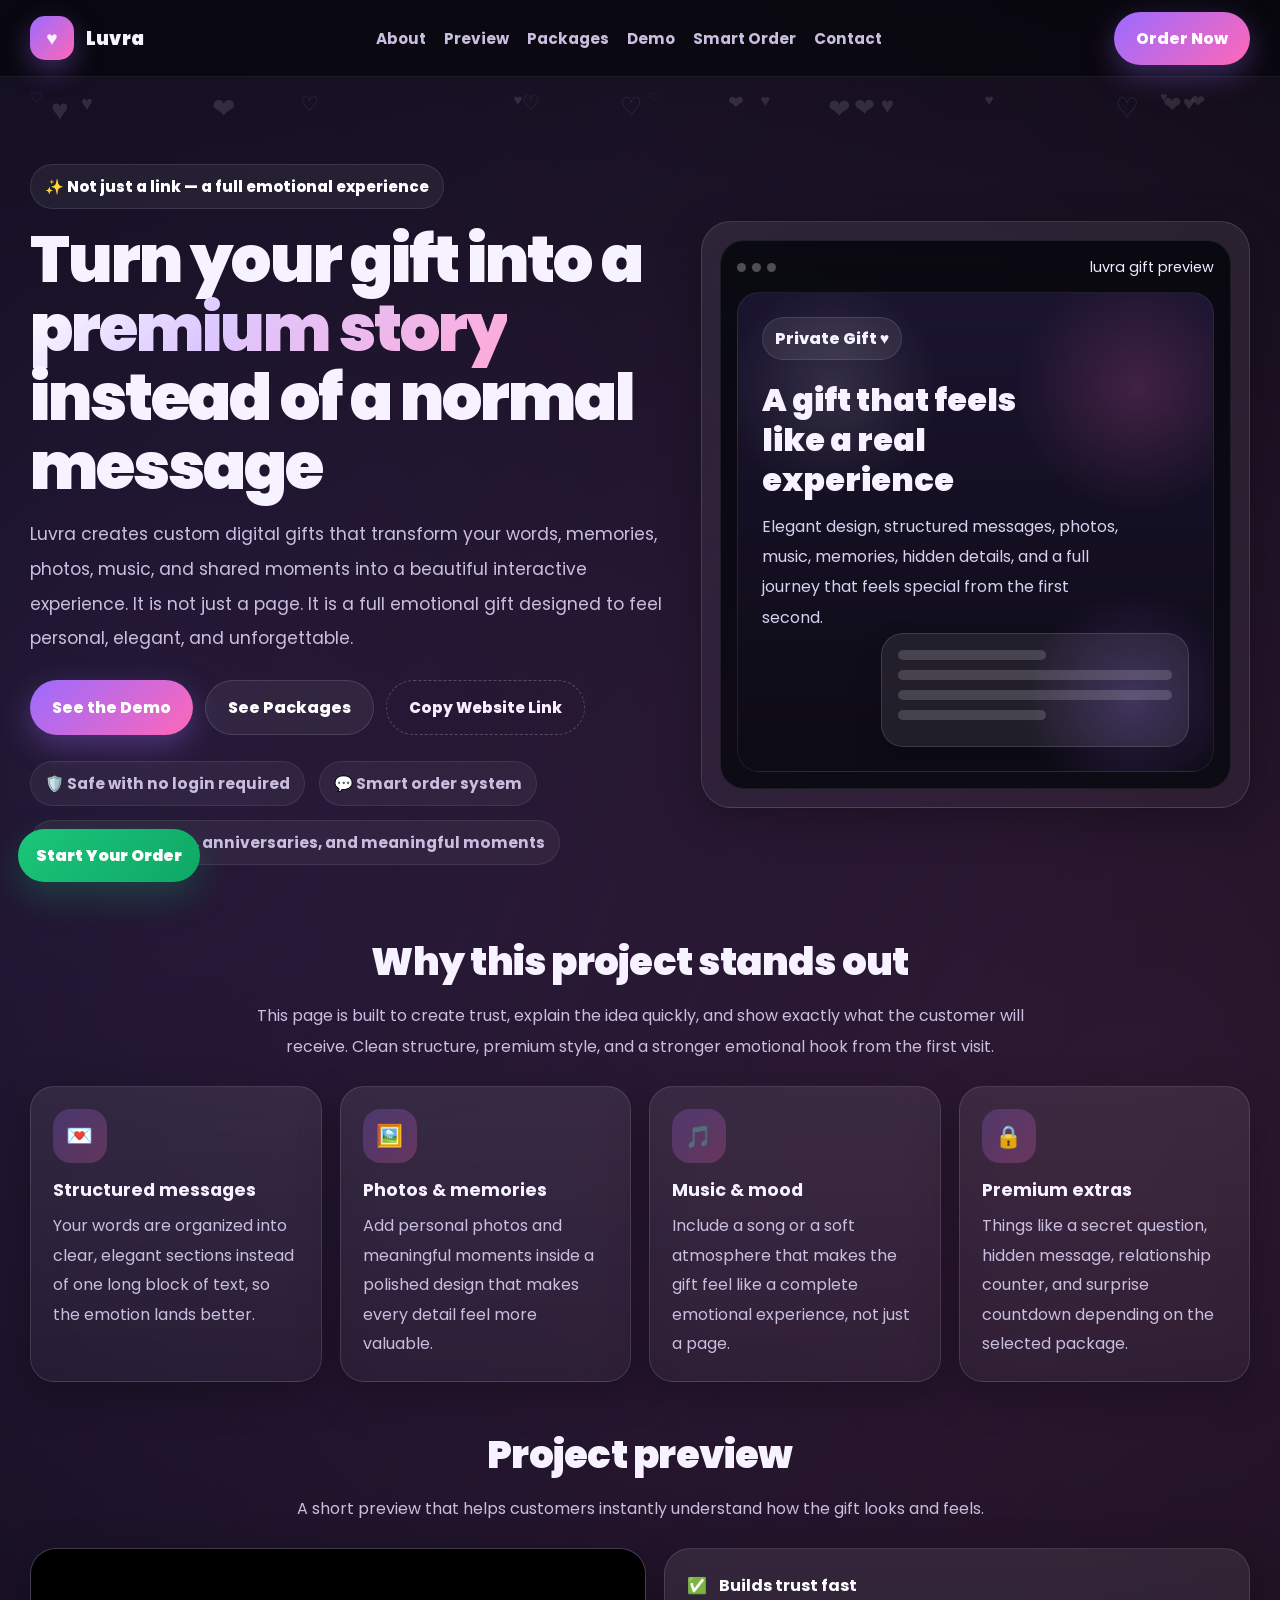
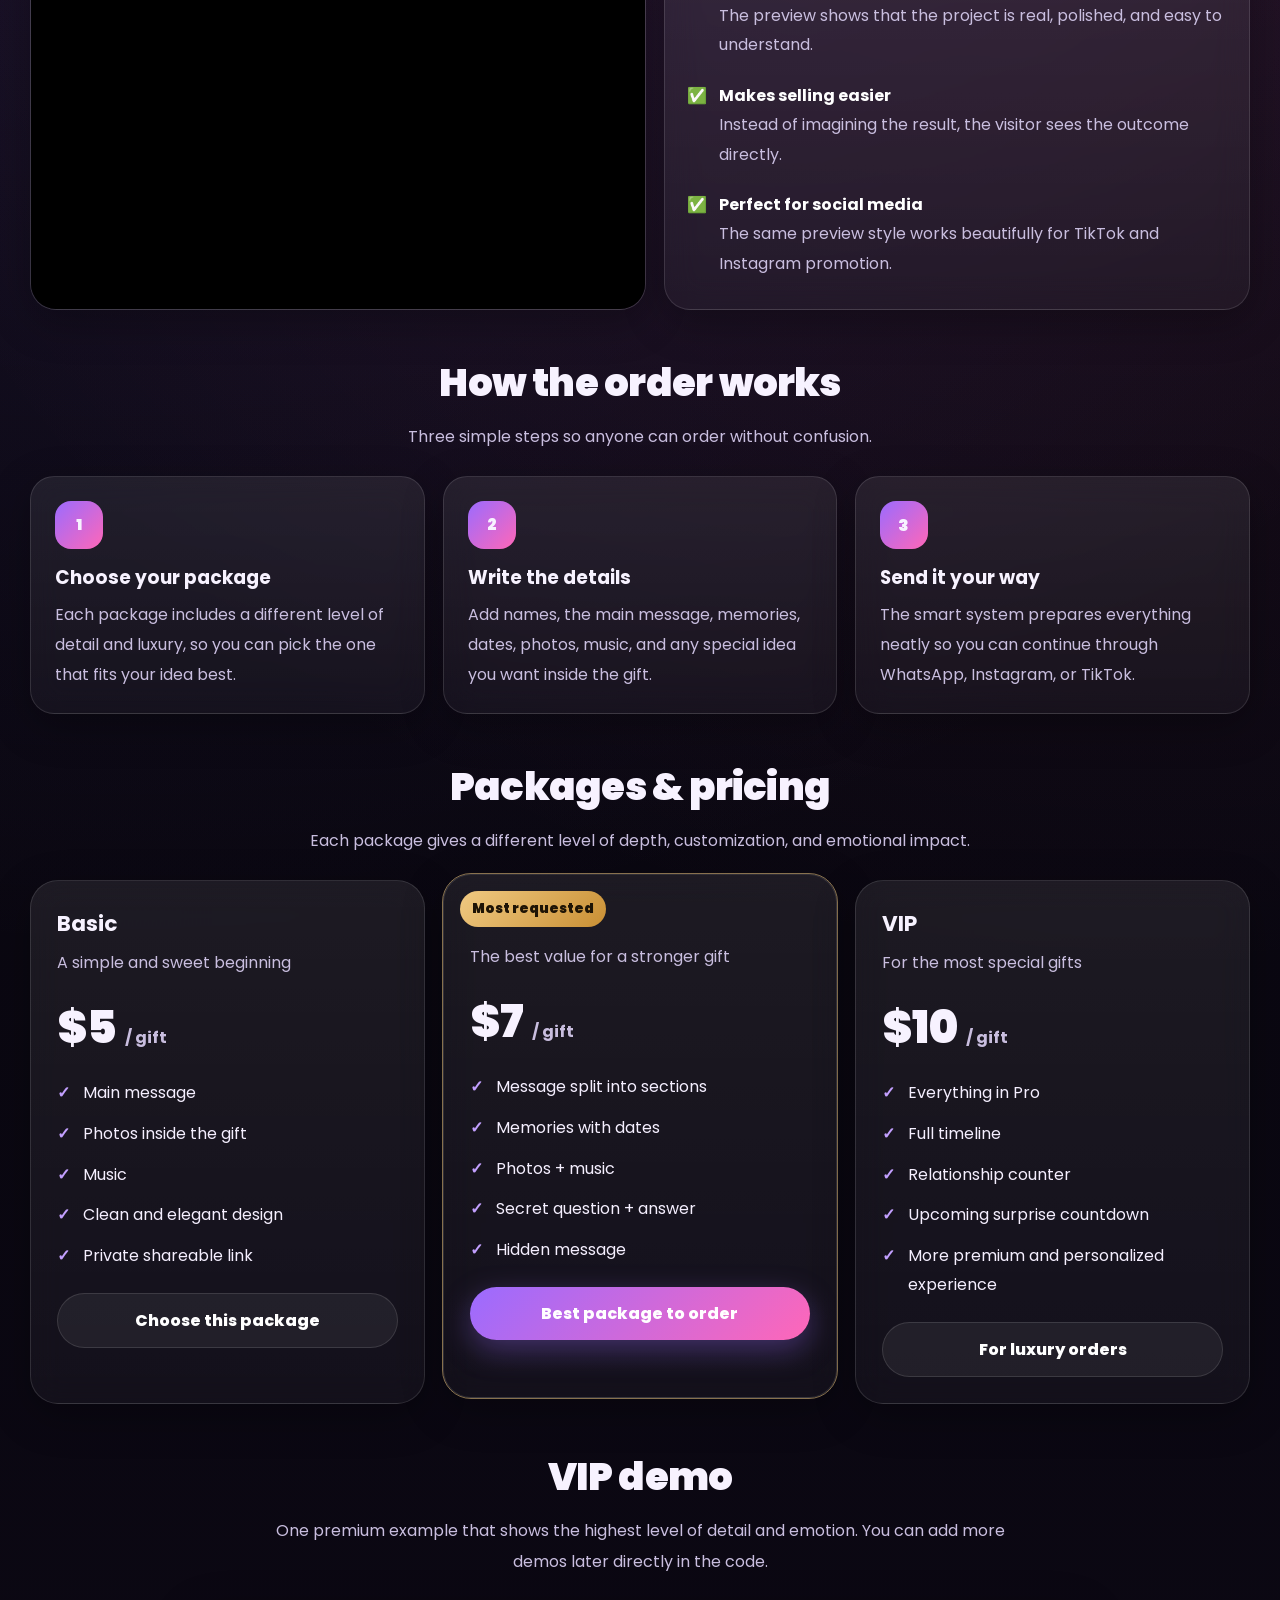
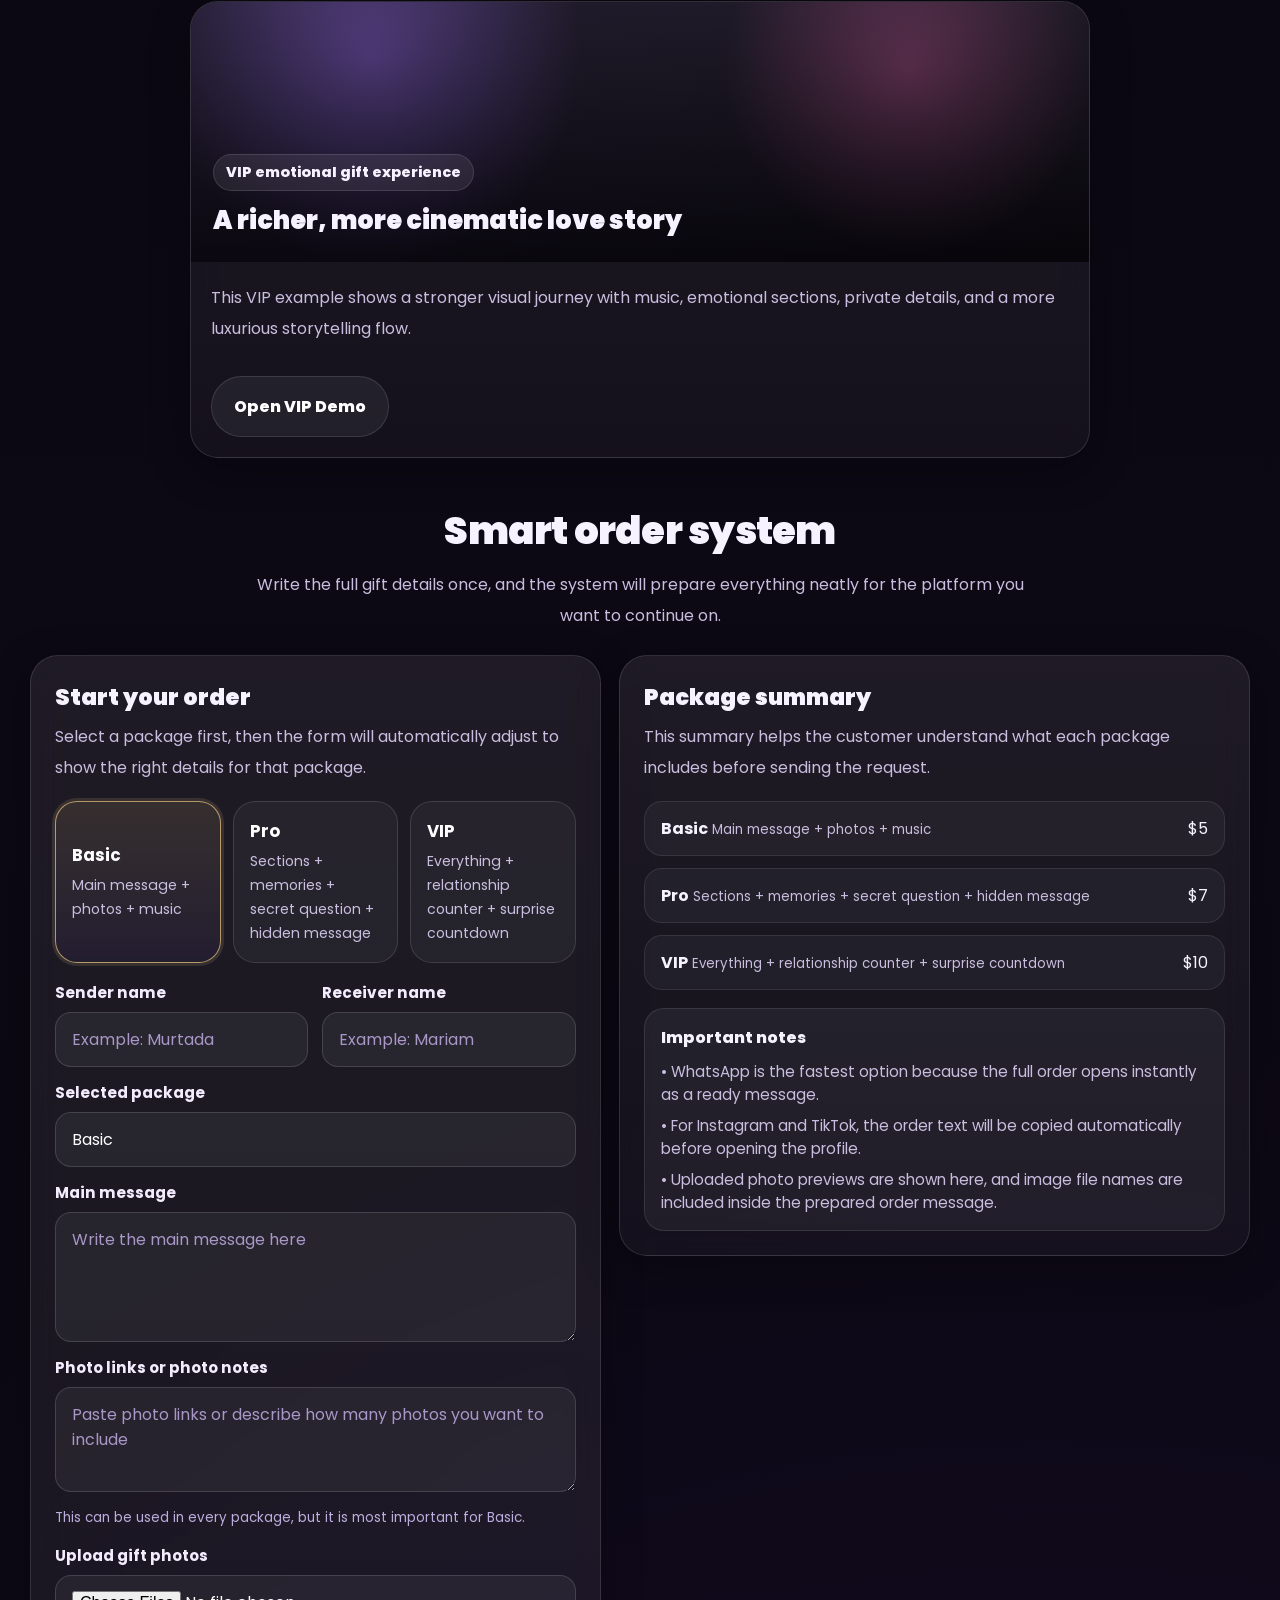
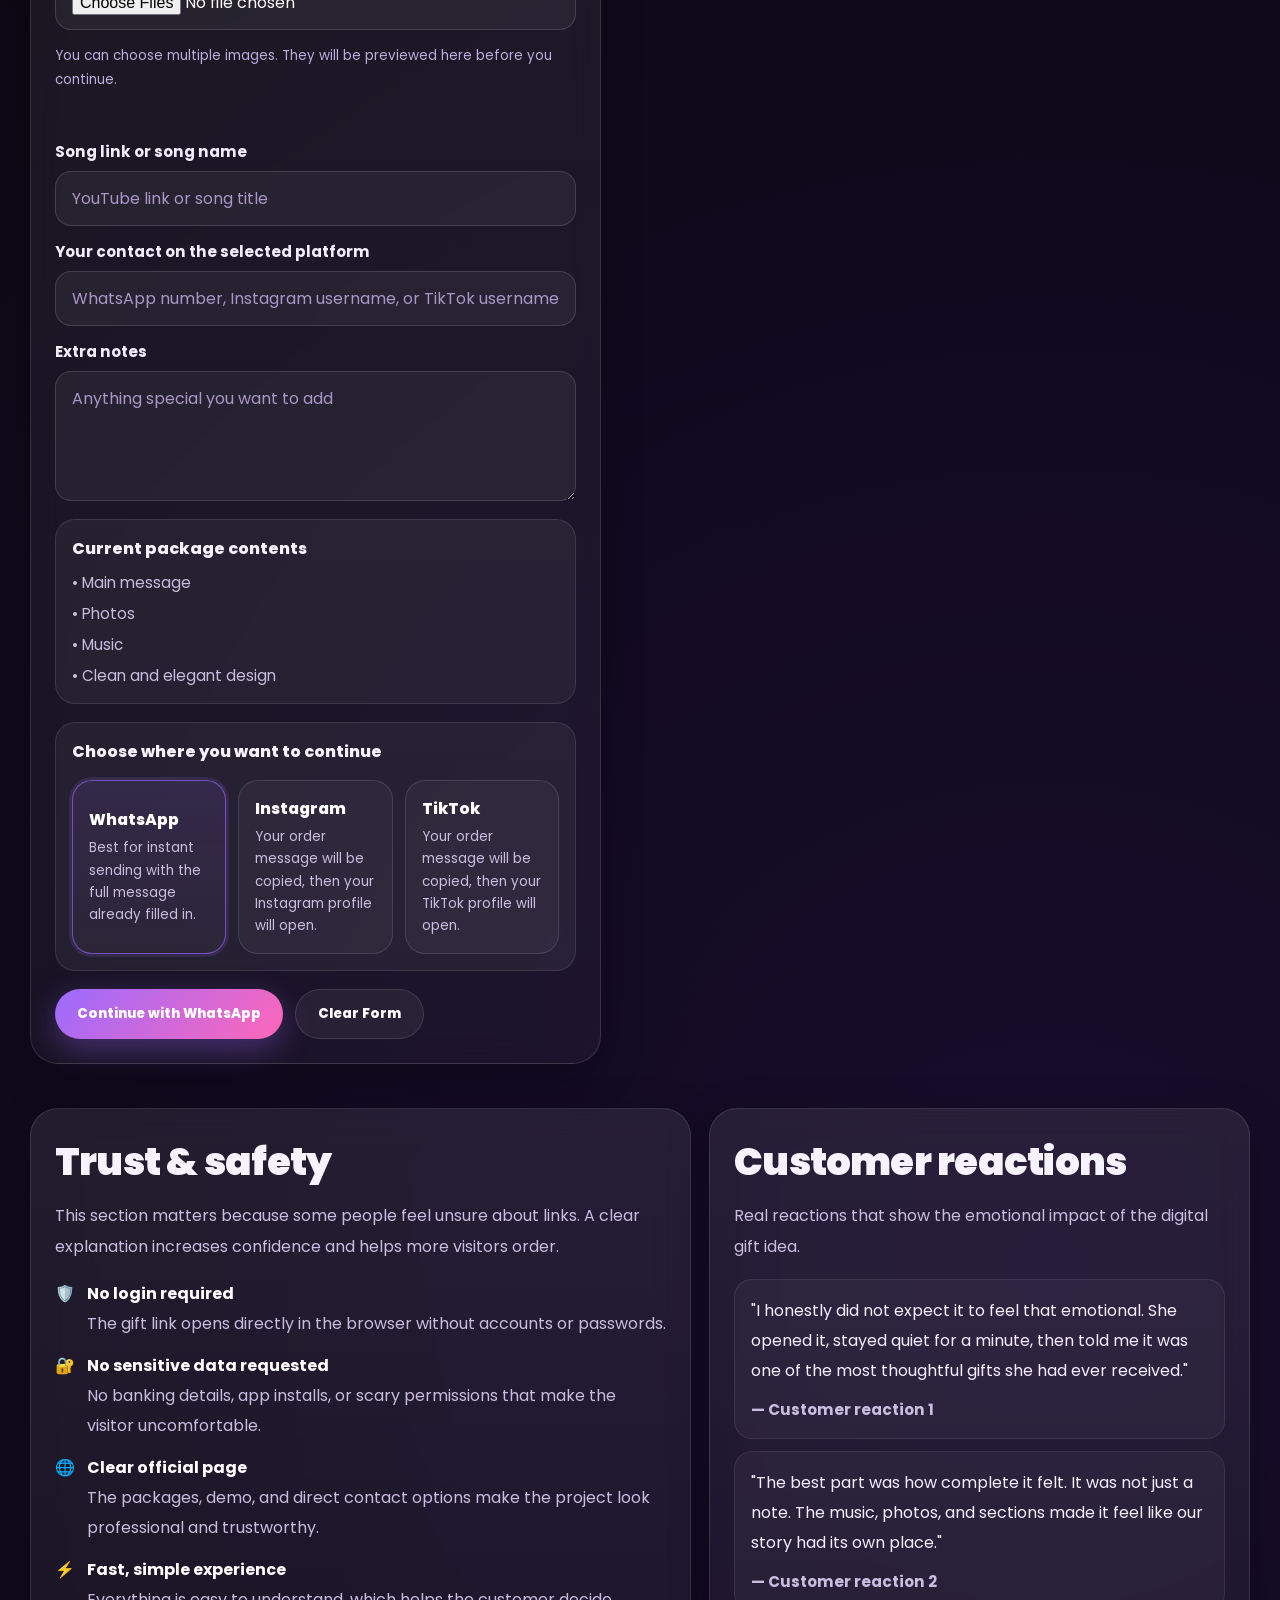
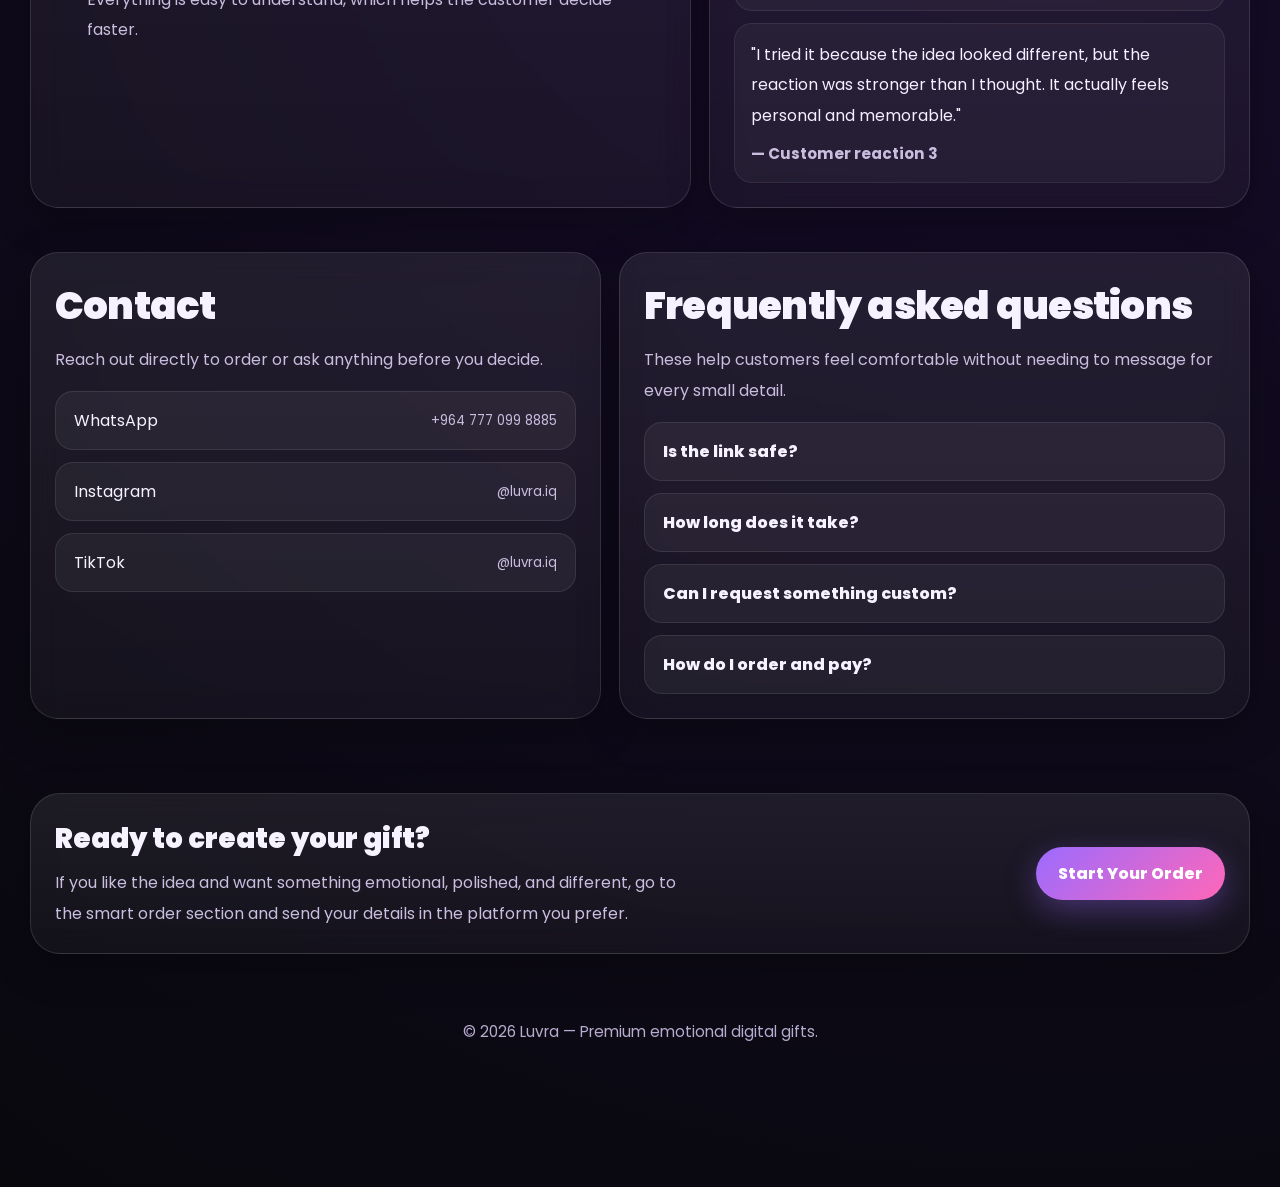
<file: index.html>
<!DOCTYPE html>
<html lang="en" dir="ltr">
<head>
  <meta charset="UTF-8" />
  <meta name="viewport" content="width=device-width, initial-scale=1.0, viewport-fit=cover" />
  <title>Luvra | Premium Emotional Digital Gifts</title>
  <meta name="description" content="Luvra creates premium emotional digital gifts that turn your story, memories, photos, and music into a beautiful interactive experience." />
  <link rel="preconnect" href="https://fonts.googleapis.com">
  <link rel="preconnect" href="https://fonts.gstatic.com" crossorigin>
  <link href="https://fonts.googleapis.com/css2?family=Poppins:wght@400;500;600;700;800;900&display=swap" rel="stylesheet">
  <style>
    :root {
      --bg: #06060b;
      --bg-2: #0c0814;
      --border: rgba(255,255,255,0.12);
      --text: #f7f2ff;
      --muted: #c9bedf;
      --primary: #9b6bff;
      --pink: #ff67b8;
      --gold: #f0ca82;
      --success: #1bc67a;
      --danger: #ff7b9e;
      --shadow: 0 12px 42px rgba(0,0,0,0.28);
      --radius-xl: 30px;
      --max: 1220px;
    }

    * { box-sizing: border-box; }
    html { scroll-behavior: smooth; }
    body {
      margin: 0;
      font-family: 'Poppins', sans-serif;
      color: var(--text);
      background:
        radial-gradient(circle at 10% 10%, rgba(155,107,255,0.16), transparent 26%),
        radial-gradient(circle at 90% 15%, rgba(255,103,184,0.12), transparent 22%),
        radial-gradient(circle at 82% 80%, rgba(109,40,217,0.14), transparent 30%),
        linear-gradient(180deg, #06060b 0%, #0c0814 50%, #08080d 100%);
      overflow-x: hidden;
      padding-top: 88px;
      padding-bottom: 108px;
    }

    a { color: inherit; text-decoration: none; }
    img, video, iframe { display: block; max-width: 100%; }
    button, input, textarea, select { font-family: inherit; }

    .container {
      width: min(calc(100% - 32px), var(--max));
      margin: 0 auto;
      position: relative;
      z-index: 2;
    }

    .glass {
      background: linear-gradient(180deg, rgba(255,255,255,0.08), rgba(255,255,255,0.04));
      border: 1px solid var(--border);
      box-shadow: var(--shadow);
      backdrop-filter: blur(16px);
      -webkit-backdrop-filter: blur(16px);
    }

    .noise {
      position: fixed;
      inset: 0;
      pointer-events: none;
      opacity: 0.06;
      background-image: radial-gradient(#ffffff 0.7px, transparent 0.7px);
      background-size: 18px 18px;
      z-index: 0;
    }

    .heart {
      position: fixed;
      pointer-events: none;
      opacity: 0.12;
      z-index: 1;
      animation: floatUp linear infinite;
    }

    @keyframes floatUp {
      from { transform: translateY(105vh) scale(0.8); opacity: 0; }
      10% { opacity: 0.14; }
      to { transform: translateY(-12vh) scale(1.1); opacity: 0; }
    }

    .nav-wrap {
      position: fixed;
      top: 0;
      right: 0;
      left: 0;
      z-index: 40;
      background: rgba(6,6,11,0.72);
      border-bottom: 1px solid rgba(255,255,255,0.08);
      backdrop-filter: blur(12px);
      -webkit-backdrop-filter: blur(12px);
      transition: transform .25s ease, background .25s ease;
    }

    .nav-wrap.nav-hidden {
      transform: translateY(-100%);
    }

    .nav {
      min-height: 76px;
      display: flex;
      align-items: center;
      justify-content: space-between;
      gap: 18px;
      padding: 10px 0;
    }

    .brand {
      display: flex;
      align-items: center;
      gap: 12px;
      font-weight: 900;
      font-size: 1.14rem;
      letter-spacing: .01em;
    }

    .brand-logo {
      width: 44px;
      height: 44px;
      display: grid;
      place-items: center;
      border-radius: 15px;
      background: linear-gradient(135deg, var(--primary), var(--pink));
      box-shadow: 0 10px 26px rgba(155,107,255,0.34);
      font-size: 1.2rem;
    }

    .nav-links {
      display: flex;
      align-items: center;
      gap: 18px;
      flex-wrap: wrap;
      color: var(--muted);
      font-weight: 700;
      font-size: .95rem;
    }

    .nav-links a:hover { color: #fff; }

    .btn {
      display: inline-flex;
      align-items: center;
      justify-content: center;
      gap: 10px;
      border-radius: 999px;
      padding: 14px 22px;
      font-family: inherit;
      font-weight: 800;
      border: 0;
      cursor: pointer;
      transition: transform .25s ease, background .25s ease, opacity .25s ease;
      white-space: nowrap;
      text-align: center;
    }

    .btn:hover { transform: translateY(-2px); }

    .btn-primary {
      color: #fff;
      background: linear-gradient(135deg, var(--primary), var(--pink));
      box-shadow: 0 10px 30px rgba(155,107,255,0.34);
    }

    .btn-secondary {
      color: #fff;
      background: rgba(255,255,255,0.06);
      border: 1px solid rgba(255,255,255,0.12);
    }

    .btn-ghost {
      color: #f6eeff;
      background: transparent;
      border: 1px dashed rgba(255,255,255,0.22);
    }

    .hero {
      padding: 76px 0 40px;
      position: relative;
      overflow: hidden;
    }

    .hero-grid {
      display: grid;
      grid-template-columns: 1.08fr 0.92fr;
      gap: 26px;
      align-items: center;
    }

    .pill {
      display: inline-flex;
      align-items: center;
      gap: 10px;
      border-radius: 999px;
      padding: 10px 14px;
      background: rgba(255,255,255,0.06);
      border: 1px solid rgba(255,255,255,0.1);
      color: #fff;
      font-size: 0.94rem;
      font-weight: 800;
      margin-bottom: 16px;
    }

    h1 {
      margin: 0 0 16px;
      font-size: clamp(2.4rem, 5vw, 4.8rem);
      line-height: 1.08;
      font-weight: 900;
      letter-spacing: -0.03em;
    }

    .hero p {
      margin: 0 0 24px;
      color: var(--muted);
      font-size: 1.08rem;
      line-height: 2;
      max-width: 720px;
    }

    .hero .accent {
      background: linear-gradient(135deg, #fff, #dcc8ff 40%, #ffa9d8 100%);
      -webkit-background-clip: text;
      background-clip: text;
      color: transparent;
    }

    .hero-actions {
      display: flex;
      gap: 12px;
      flex-wrap: wrap;
      margin-bottom: 26px;
    }

    .hero-notes {
      display: flex;
      gap: 14px;
      flex-wrap: wrap;
      color: var(--muted);
      font-weight: 700;
      font-size: .96rem;
    }

    .hero-notes span {
      display: inline-flex;
      align-items: center;
      gap: 8px;
      padding: 10px 14px;
      border-radius: 999px;
      background: rgba(255,255,255,0.05);
      border: 1px solid rgba(255,255,255,0.08);
    }

    .show-window {
      border-radius: var(--radius-xl);
      padding: 18px;
      position: relative;
      overflow: hidden;
    }

    .mockup {
      border-radius: 24px;
      padding: 16px;
      background: linear-gradient(180deg, rgba(8,8,15,0.94), rgba(13,11,20,0.98));
      border: 1px solid rgba(255,255,255,0.08);
    }

    .browser-top {
      display: flex;
      align-items: center;
      justify-content: space-between;
      margin-bottom: 14px;
      color: #f0ebff;
      font-size: .9rem;
    }

    .dots { display: flex; gap: 6px; }
    .dots span {
      width: 9px;
      height: 9px;
      border-radius: 50%;
      background: rgba(255,255,255,0.28);
    }

    .screen {
      min-height: 480px;
      border-radius: 22px;
      border: 1px solid rgba(255,255,255,0.08);
      background:
        radial-gradient(circle at 20% 20%, rgba(255,255,255,0.12), transparent 20%),
        radial-gradient(circle at 84% 20%, rgba(255,103,184,0.18), transparent 22%),
        linear-gradient(180deg, #1a1430, #0d0b14);
      padding: 24px;
      display: flex;
      flex-direction: column;
      justify-content: space-between;
      overflow: hidden;
      position: relative;
    }

    .screen::after {
      content: '';
      position: absolute;
      inset: auto -30px -40px auto;
      width: 220px;
      height: 220px;
      background: radial-gradient(circle, rgba(155,107,255,0.24), transparent 70%);
      border-radius: 50%;
    }

    .screen-badge {
      width: fit-content;
      padding: 8px 12px;
      border-radius: 999px;
      font-weight: 800;
      background: rgba(255,255,255,0.08);
      border: 1px solid rgba(255,255,255,0.1);
    }

    .screen-title {
      margin-top: 20px;
      font-size: 2rem;
      line-height: 1.25;
      font-weight: 900;
      max-width: 360px;
      position: relative;
      z-index: 1;
    }

    .screen-text {
      margin-top: 12px;
      color: #d8cff1;
      max-width: 360px;
      line-height: 1.9;
      position: relative;
      z-index: 1;
    }

    .floating-panel {
      align-self: end;
      width: 72%;
      padding: 16px;
      border-radius: 22px;
      background: rgba(255,255,255,0.08);
      border: 1px solid rgba(255,255,255,0.12);
      box-shadow: 0 12px 28px rgba(0,0,0,0.18);
      position: relative;
      z-index: 1;
    }

    .line {
      height: 10px;
      border-radius: 999px;
      background: rgba(255,255,255,0.16);
      margin-bottom: 10px;
    }

    .line.short { width: 54%; }

    section { padding: 28px 0 16px; }

    .section-head {
      text-align: center;
      margin-bottom: 24px;
    }

    .section-head h2 {
      margin: 0 0 10px;
      font-size: clamp(1.7rem, 3vw, 2.6rem);
      font-weight: 900;
      letter-spacing: -.02em;
    }

    .section-head p {
      margin: 0 auto;
      max-width: 780px;
      color: var(--muted);
      line-height: 1.95;
    }

    .grid-4 {
      display: grid;
      grid-template-columns: repeat(4, 1fr);
      gap: 18px;
    }

    .card {
      padding: 22px;
      border-radius: 24px;
    }

    .icon {
      width: 54px;
      height: 54px;
      display: grid;
      place-items: center;
      border-radius: 18px;
      margin-bottom: 14px;
      background: linear-gradient(135deg, rgba(155,107,255,0.24), rgba(255,103,184,0.24));
      font-size: 1.35rem;
    }

    .card h3 { margin: 0 0 8px; font-size: 1.1rem; }
    .card p { margin: 0; color: var(--muted); line-height: 1.85; }

    .video-layout {
      display: grid;
      grid-template-columns: 1fr 0.95fr;
      gap: 18px;
      align-items: stretch;
    }

    .video-box, .small-info {
      border-radius: 26px;
      overflow: hidden;
    }

    .video-frame {
      width: 100%;
      height: 100%;
      min-height: 360px;
      border: 0;
      background: #000;
    }

    .check-list {
      display: grid;
      gap: 12px;
      padding: 22px;
      height: 100%;
    }

    .check-item {
      display: flex;
      gap: 12px;
      align-items: start;
      line-height: 1.85;
      color: var(--muted);
    }

    .check-item b { color: #fff; display: block; }

    .steps {
      display: grid;
      grid-template-columns: repeat(3,1fr);
      gap: 18px;
    }

    .step { padding: 24px; border-radius: 24px; }

    .step-num {
      width: 48px;
      height: 48px;
      border-radius: 16px;
      display: grid;
      place-items: center;
      background: linear-gradient(135deg, var(--primary), var(--pink));
      font-weight: 900;
      margin-bottom: 14px;
    }

    .step h3 { margin: 0 0 8px; }
    .step p { margin: 0; color: var(--muted); line-height: 1.85; }

    .pricing {
      display: grid;
      grid-template-columns: repeat(3, 1fr);
      gap: 18px;
    }

    .price-card {
      padding: 26px;
      border-radius: 28px;
      position: relative;
      overflow: hidden;
    }

    .price-card.popular {
      outline: 1.5px solid rgba(240,202,130,0.55);
      transform: translateY(-6px);
    }

    .popular-badge {
      position: absolute;
      top: 16px;
      left: 16px;
      padding: 8px 12px;
      border-radius: 999px;
      background: linear-gradient(135deg, var(--gold), #c98f34);
      color: #1e1405;
      font-weight: 900;
      font-size: .84rem;
    }

    .price-card h3 { margin: 0 0 8px; font-size: 1.35rem; }
    .price-sub { color: var(--muted); line-height: 1.85; margin-bottom: 16px; }
    .price { font-size: 2.8rem; font-weight: 900; margin-bottom: 18px; }
    .price small { font-size: 1rem; color: var(--muted); font-weight: 700; }

    .price-list {
      margin: 0 0 22px;
      padding: 0;
      display: grid;
      gap: 12px;
    }

    .price-list li {
      list-style: none;
      position: relative;
      padding-left: 26px;
      line-height: 1.8;
      color: #f5efff;
    }

    .price-list li::before {
      content: '✓';
      position: absolute;
      left: 0;
      color: #c3a0ff;
      font-weight: 900;
    }

    .demo-grid {
      display: grid;
      grid-template-columns: 1fr;
      gap: 18px;
      max-width: 900px;
      margin: 0 auto;
    }

    .demo-card {
      border-radius: 28px;
      overflow: hidden;
    }

    .demo-media {
      min-height: 260px;
      display: flex;
      align-items: end;
      padding: 22px;
      background:
        linear-gradient(180deg, rgba(255,255,255,0.05), rgba(0,0,0,0.5)),
        radial-gradient(circle at 20% 20%, rgba(155,107,255,0.4), transparent 28%),
        radial-gradient(circle at 80% 25%, rgba(255,103,184,0.3), transparent 25%),
        linear-gradient(135deg, #171124, #0e0b15);
    }

    .demo-tag {
      display: inline-flex;
      width: fit-content;
      margin-bottom: 10px;
      padding: 7px 12px;
      border-radius: 999px;
      background: rgba(255,255,255,0.08);
      border: 1px solid rgba(255,255,255,0.12);
      font-size: 0.9rem;
      font-weight: 800;
    }

    .demo-title { font-size: 1.58rem; font-weight: 900; }
    .demo-body { padding: 20px; color: var(--muted); line-height: 1.95; }

    .trust-grid {
      display: grid;
      grid-template-columns: 1.1fr 0.9fr;
      gap: 18px;
    }

    .trust-card, .reviews-card, .faq-card, .contact-card, .order-card, .order-side {
      padding: 24px;
      border-radius: 28px;
    }

    .trust-list, .reviews-grid, .faq, .contact-links {
      display: grid;
      gap: 12px;
      margin-top: 16px;
    }

    .trust-item {
      display: flex;
      gap: 12px;
      align-items: start;
      color: var(--muted);
      line-height: 1.88;
    }

    .trust-item strong { display: block; color: #fff; }

    .review {
      padding: 16px;
      border-radius: 18px;
      background: rgba(255,255,255,0.04);
      border: 1px solid rgba(255,255,255,0.08);
    }

    .review p { margin: 0 0 10px; line-height: 1.9; color: #f5efff; }
    .review strong { color: var(--muted); font-size: .95rem; }

    .contact-layout, .order-layout {
      display: grid;
      grid-template-columns: 0.95fr 1.05fr;
      gap: 18px;
    }

    .contact-link {
      display: flex;
      align-items: center;
      justify-content: space-between;
      gap: 16px;
      padding: 16px 18px;
      border-radius: 18px;
      background: rgba(255,255,255,0.05);
      border: 1px solid rgba(255,255,255,0.09);
      transition: .25s ease;
    }

    .contact-link:hover {
      transform: translateY(-2px);
      background: rgba(255,255,255,0.08);
    }

    .contact-link small { color: var(--muted); }

    details {
      border-radius: 18px;
      background: rgba(255,255,255,0.05);
      border: 1px solid rgba(255,255,255,0.09);
      padding: 16px 18px;
    }

    summary {
      list-style: none;
      cursor: pointer;
      font-weight: 800;
    }

    summary::-webkit-details-marker { display: none; }
    details p { margin: 12px 0 0; color: var(--muted); line-height: 1.9; }

    .order-layout { align-items: start; }

    .order-card h3, .order-side h3 {
      margin: 0 0 8px;
      font-size: 1.4rem;
      font-weight: 900;
    }

    .order-card p, .order-side p {
      color: var(--muted);
      line-height: 1.9;
      margin: 0 0 18px;
    }

    .order-grid {
      display: grid;
      grid-template-columns: repeat(2, 1fr);
      gap: 14px;
    }

    .field {
      display: flex;
      flex-direction: column;
      gap: 8px;
    }

    .field.full { grid-column: 1 / -1; }

    .field label {
      font-size: .95rem;
      font-weight: 700;
      color: #f3ecff;
    }

    .field input,
    .field textarea,
    .field select {
      width: 100%;
      border-radius: 16px;
      border: 1px solid rgba(255,255,255,0.14);
      background: rgba(255,255,255,0.05);
      color: #fff;
      padding: 14px 16px;
      outline: none;
      transition: .25s ease;
      resize: vertical;
    }

    .field input::placeholder,
    .field textarea::placeholder {
      color: #a998c7;
    }

    .field input:focus,
    .field textarea:focus,
    .field select:focus {
      border-color: rgba(155,107,255,0.7);
      box-shadow: 0 0 0 3px rgba(155,107,255,0.16);
    }

    .package-switcher {
      display: grid;
      grid-template-columns: repeat(3, 1fr);
      gap: 12px;
      margin-bottom: 18px;
    }

    .package-option {
      border-radius: 22px;
      border: 1px solid rgba(255,255,255,0.12);
      background: rgba(255,255,255,0.04);
      color: #fff;
      padding: 16px;
      cursor: pointer;
      transition: .25s ease;
      text-align: left;
    }

    .package-option:hover { transform: translateY(-2px); }

    .package-option.active {
      border-color: rgba(240,202,130,0.7);
      background: linear-gradient(180deg, rgba(240,202,130,0.12), rgba(155,107,255,0.06));
      box-shadow: 0 0 0 3px rgba(240,202,130,0.13);
    }

    .package-option strong {
      display: block;
      font-size: 1.05rem;
      margin-bottom: 6px;
    }

    .package-option span {
      color: var(--muted);
      font-size: .88rem;
      line-height: 1.7;
      display: block;
    }

    .feature-panel {
      margin: 18px 0 0;
      padding: 16px;
      border-radius: 20px;
      background: rgba(255,255,255,0.05);
      border: 1px solid rgba(255,255,255,0.1);
    }

    .feature-panel h4 {
      margin: 0 0 10px;
      font-size: 1rem;
      font-weight: 800;
    }

    .feature-list {
      display: grid;
      gap: 8px;
      color: var(--muted);
      font-size: .95rem;
    }

    .feature-list div { display: flex; gap: 8px; }

    .helper {
      color: #bcaede;
      font-size: .84rem;
      line-height: 1.8;
      margin-top: 6px;
    }

    .hidden {
      display: none !important;
    }

    .status-box {
      margin-top: 16px;
      border-radius: 18px;
      padding: 14px 16px;
      font-size: .92rem;
      line-height: 1.85;
      display: none;
    }

    .status-box.success {
      display: block;
      background: rgba(27,198,122,0.1);
      border: 1px solid rgba(27,198,122,0.28);
      color: #d8fff0;
    }

    .status-box.error {
      display: block;
      background: rgba(255,123,158,0.1);
      border: 1px solid rgba(255,123,158,0.28);
      color: #ffe2ea;
    }

    .status-box.info {
      display: block;
      background: rgba(155,107,255,0.12);
      border: 1px solid rgba(155,107,255,0.28);
      color: #efe4ff;
    }

    .order-summary {
      display: grid;
      gap: 12px;
      margin-top: 14px;
    }

    .summary-item {
      display: flex;
      justify-content: space-between;
      gap: 16px;
      padding: 14px 16px;
      border-radius: 18px;
      background: rgba(255,255,255,0.04);
      border: 1px solid rgba(255,255,255,0.09);
      color: #f7f2ff;
    }

    .summary-item small { color: var(--muted); }

    .channel-grid {
      display: grid;
      grid-template-columns: repeat(3, 1fr);
      gap: 12px;
      margin-top: 16px;
    }

    .channel-option {
      display: flex;
      flex-direction: column;
      gap: 6px;
      justify-content: center;
      align-items: flex-start;
      padding: 16px;
      border-radius: 20px;
      border: 1px solid rgba(255,255,255,0.12);
      background: rgba(255,255,255,0.04);
      cursor: pointer;
      transition: .25s ease;
      text-align: left;
      color: #fff;
    }

    .channel-option:hover { transform: translateY(-2px); }
    .channel-option.active {
      border-color: rgba(155,107,255,0.65);
      box-shadow: 0 0 0 3px rgba(155,107,255,0.14);
      background: linear-gradient(180deg, rgba(155,107,255,0.12), rgba(255,255,255,0.03));
    }

    .channel-option strong {
      font-size: .98rem;
      font-weight: 800;
    }

    .channel-option span {
      font-size: .84rem;
      line-height: 1.65;
      color: var(--muted);
    }

    .preview-thumb {
      border-radius: 16px;
      overflow: hidden;
      border: 1px solid rgba(255,255,255,0.1);
      background: rgba(255,255,255,0.04);
      aspect-ratio: 1 / 1;
    }

    .preview-thumb img {
      width: 100%;
      height: 100%;
      object-fit: cover;
    }

    .preview-chip {
      display: inline-flex;
      align-items: center;
      gap: 8px;
      padding: 8px 12px;
      border-radius: 999px;
      background: rgba(255,255,255,0.06);
      border: 1px solid rgba(255,255,255,0.09);
      margin-top: 8px;
      margin-right: 8px;
      color: var(--muted);
      font-size: .88rem;
    }

    .cta {
      margin: 30px 0 40px;
      padding: 24px;
      border-radius: 30px;
      display: flex;
      align-items: center;
      justify-content: space-between;
      gap: 18px;
    }

    .cta h3 { margin: 0 0 8px; font-size: 1.7rem; font-weight: 900; }
    .cta p { margin: 0; color: var(--muted); line-height: 1.9; max-width: 640px; }

    .wa-float {
      position: fixed;
      left: 18px;
      bottom: max(18px, env(safe-area-inset-bottom));
      z-index: 45;
      padding: 14px 18px;
      border-radius: 999px;
      background: linear-gradient(135deg, #1bc67a, #0ea765);
      color: white;
      font-weight: 900;
      box-shadow: 0 14px 34px rgba(13,167,101,.28);
      transition: transform .25s ease, opacity .25s ease, bottom .25s ease;
    }

    .wa-float.is-hidden {
      opacity: 0;
      pointer-events: none;
      transform: translateY(16px);
    }

    .copy-btn { font-size: .95rem; }

    #about,
    #video,
    #packages,
    #demos,
    #order,
    #reviews,
    #contact {
      scroll-margin-top: 110px;
    }

    input,
    textarea,
    select {
      font-size: 16px !important;
    }

    footer {
      padding: 10px 0 36px;
      text-align: center;
      color: #b7abcf;
      font-size: .95rem;
    }

    @media (max-width: 1100px) {
      .hero-grid,
      .video-layout,
      .trust-grid,
      .contact-layout,
      .order-layout {
        grid-template-columns: 1fr;
      }
      .grid-4 { grid-template-columns: repeat(2,1fr); }
      .steps { grid-template-columns: 1fr; }
      .pricing { grid-template-columns: repeat(2,1fr); }
    }

    @media (max-width: 760px) {
      body {
        padding-top: 132px;
        padding-bottom: 112px;
      }

      .nav {
        flex-direction: column;
        justify-content: center;
        text-align: center;
        gap: 10px;
        min-height: auto;
      }

      .nav-links {
        justify-content: center;
        gap: 12px 18px;
      }

      .hero { padding-top: 18px; }
      .grid-4,
      .pricing,
      .package-switcher,
      .order-grid,
      .channel-grid { grid-template-columns: 1fr; }
      .hero-actions,
      .hero-notes { flex-direction: column; align-items: stretch; }
      .cta { flex-direction: column; align-items: start; }
      .screen { min-height: 380px; }
      .floating-panel { width: 100%; }
      .wa-float {
        left: 12px;
        right: 12px;
        bottom: max(12px, env(safe-area-inset-bottom));
        justify-content: center;
        display: flex;
      }

      .video-frame {
        min-height: 220px;
      }
    }
  </style>
</head>
<body>
  <div class="noise"></div>
  <div id="hearts"></div>

  <div class="nav-wrap">
    <div class="container nav">
      <a class="brand" href="#top">
        <span class="brand-logo">♥</span>
        <span>Luvra</span>
      </a>

      <div class="nav-links">
        <a href="#about">About</a>
        <a href="#video">Preview</a>
        <a href="#packages">Packages</a>
        <a href="#demos">Demo</a>
        <a href="#order">Smart Order</a>
        <a href="#contact">Contact</a>
      </div>

      <a class="btn btn-primary" href="#order">Order Now</a>
    </div>
  </div>

  <a class="wa-float" href="#order">Start Your Order</a>

  <main id="top">
    <section class="hero">
      <div class="container hero-grid">
        <div>
          <div class="pill">✨ Not just a link — a full emotional experience</div>
          <h1>Turn your gift into a <span class="accent">premium story</span><br>instead of a normal message</h1>
          <p>
            Luvra creates custom digital gifts that transform your words, memories, photos, music, and shared moments into a beautiful interactive experience.
            It is not just a page. It is a full emotional gift designed to feel personal, elegant, and unforgettable.
          </p>

          <div class="hero-actions">
            <a class="btn btn-primary" href="#demos">See the Demo</a>
            <a class="btn btn-secondary" href="#packages">See Packages</a>
            <button class="btn btn-ghost copy-btn" onclick="copySiteLink()">Copy Website Link</button>
          </div>

          <div class="hero-notes">
            <span>🛡️ Safe with no login required</span>
            <span>💬 Smart order system</span>
            <span>💜 Perfect for love, anniversaries, and meaningful moments</span>
          </div>
        </div>

        <div class="show-window glass">
          <div class="mockup">
            <div class="browser-top">
              <div class="dots"><span></span><span></span><span></span></div>
              <div>luvra gift preview</div>
            </div>
            <div class="screen">
              <div>
                <div class="screen-badge">Private Gift ♥</div>
                <div class="screen-title">A gift that feels<br>like a real experience</div>
                <div class="screen-text">Elegant design, structured messages, photos, music, memories, hidden details, and a full journey that feels special from the first second.</div>
              </div>
              <div class="floating-panel">
                <div class="line short"></div>
                <div class="line"></div>
                <div class="line"></div>
                <div class="line short"></div>
              </div>
            </div>
          </div>
        </div>
      </div>
    </section>

    <section id="about">
      <div class="container">
        <div class="section-head">
          <h2>Why this project stands out</h2>
          <p>This page is built to create trust, explain the idea quickly, and show exactly what the customer will receive. Clean structure, premium style, and a stronger emotional hook from the first visit.</p>
        </div>

        <div class="grid-4">
          <div class="card glass">
            <div class="icon">💌</div>
            <h3>Structured messages</h3>
            <p>Your words are organized into clear, elegant sections instead of one long block of text, so the emotion lands better.</p>
          </div>
          <div class="card glass">
            <div class="icon">🖼️</div>
            <h3>Photos & memories</h3>
            <p>Add personal photos and meaningful moments inside a polished design that makes every detail feel more valuable.</p>
          </div>
          <div class="card glass">
            <div class="icon">🎵</div>
            <h3>Music & mood</h3>
            <p>Include a song or a soft atmosphere that makes the gift feel like a complete emotional experience, not just a page.</p>
          </div>
          <div class="card glass">
            <div class="icon">🔒</div>
            <h3>Premium extras</h3>
            <p>Things like a secret question, hidden message, relationship counter, and surprise countdown depending on the selected package.</p>
          </div>
        </div>
      </div>
    </section>

    <section id="video">
      <div class="container">
        <div class="section-head">
          <h2>Project preview</h2>
          <p>A short preview that helps customers instantly understand how the gift looks and feels.</p>
        </div>

        <div class="video-layout">
          <div class="video-box glass">
            <iframe class="video-frame" src="https://www.youtube.com/embed/geN2L-snSqI" title="Luvra Preview" allowfullscreen></iframe>
          </div>

          <div class="small-info glass">
            <div class="check-list">
              <div class="check-item"><div>✅</div><div><b>Builds trust fast</b>The preview shows that the project is real, polished, and easy to understand.</div></div>
              <div class="check-item"><div>✅</div><div><b>Makes selling easier</b>Instead of imagining the result, the visitor sees the outcome directly.</div></div>
              <div class="check-item"><div>✅</div><div><b>Perfect for social media</b>The same preview style works beautifully for TikTok and Instagram promotion.</div></div>
            </div>
          </div>
        </div>
      </div>
    </section>

    <section>
      <div class="container">
        <div class="section-head">
          <h2>How the order works</h2>
          <p>Three simple steps so anyone can order without confusion.</p>
        </div>

        <div class="steps">
          <div class="step glass">
            <div class="step-num">1</div>
            <h3>Choose your package</h3>
            <p>Each package includes a different level of detail and luxury, so you can pick the one that fits your idea best.</p>
          </div>
          <div class="step glass">
            <div class="step-num">2</div>
            <h3>Write the details</h3>
            <p>Add names, the main message, memories, dates, photos, music, and any special idea you want inside the gift.</p>
          </div>
          <div class="step glass">
            <div class="step-num">3</div>
            <h3>Send it your way</h3>
            <p>The smart system prepares everything neatly so you can continue through WhatsApp, Instagram, or TikTok.</p>
          </div>
        </div>
      </div>
    </section>

    <section id="packages">
      <div class="container">
        <div class="section-head">
          <h2>Packages & pricing</h2>
          <p>Each package gives a different level of depth, customization, and emotional impact.</p>
        </div>

        <div class="pricing">
          <article class="price-card glass">
            <h3>Basic</h3>
            <div class="price-sub">A simple and sweet beginning</div>
            <div class="price">$5 <small>/ gift</small></div>
            <ul class="price-list">
              <li>Main message</li>
              <li>Photos inside the gift</li>
              <li>Music</li>
              <li>Clean and elegant design</li>
              <li>Private shareable link</li>
            </ul>
            <a class="btn btn-secondary" style="width:100%" href="#order">Choose this package</a>
          </article>

          <article class="price-card glass popular">
            <div class="popular-badge">Most requested</div>
            <h3>Pro</h3>
            <div class="price-sub">The best value for a stronger gift</div>
            <div class="price">$7 <small>/ gift</small></div>
            <ul class="price-list">
              <li>Message split into sections</li>
              <li>Memories with dates</li>
              <li>Photos + music</li>
              <li>Secret question + answer</li>
              <li>Hidden message</li>
            </ul>
            <a class="btn btn-primary" style="width:100%" href="#order">Best package to order</a>
          </article>

          <article class="price-card glass">
            <h3>VIP</h3>
            <div class="price-sub">For the most special gifts</div>
            <div class="price">$10 <small>/ gift</small></div>
            <ul class="price-list">
              <li>Everything in Pro</li>
              <li>Full timeline</li>
              <li>Relationship counter</li>
              <li>Upcoming surprise countdown</li>
              <li>More premium and personalized experience</li>
            </ul>
            <a class="btn btn-secondary" style="width:100%" href="#order">For luxury orders</a>
          </article>
        </div>
      </div>
    </section>

    <section id="demos">
      <div class="container">
        <div class="section-head">
          <h2>VIP demo</h2>
          <p>One premium example that shows the highest level of detail and emotion. You can add more demos later directly in the code.</p>
        </div>

        <div class="demo-grid">
          <article class="demo-card glass">
            <div class="demo-media">
              <div>
                <div class="demo-tag">VIP emotional gift experience</div>
                <div class="demo-title">A richer, more cinematic love story</div>
              </div>
            </div>
            <div class="demo-body">
              This VIP example shows a stronger visual journey with music, emotional sections, private details, and a more luxurious storytelling flow.<br><br>
              <a class="btn btn-secondary" href="https://luvra-gift.vercel.app/gift/luvragift" target="_blank" rel="noopener noreferrer">Open VIP Demo</a>
            </div>
          </article>
        </div>
      </div>
    </section>

    <section id="order">
      <div class="container">
        <div class="section-head">
          <h2>Smart order system</h2>
          <p>Write the full gift details once, and the system will prepare everything neatly for the platform you want to continue on.</p>
        </div>

        <div class="order-layout">
          <div class="order-card glass">
            <h3>Start your order</h3>
            <p>Select a package first, then the form will automatically adjust to show the right details for that package.</p>

            <div class="package-switcher" id="packageSwitcher">
              <button type="button" class="package-option active" data-package="basic">
                <strong>Basic</strong>
                <span>Main message + photos + music</span>
              </button>
              <button type="button" class="package-option" data-package="pro">
                <strong>Pro</strong>
                <span>Sections + memories + secret question + hidden message</span>
              </button>
              <button type="button" class="package-option" data-package="vip">
                <strong>VIP</strong>
                <span>Everything + relationship counter + surprise countdown</span>
              </button>
            </div>

            <form id="orderForm">
              <div class="order-grid">
                <div class="field">
                  <label for="senderName">Sender name</label>
                  <input id="senderName" name="senderName" type="text" placeholder="Example: Murtada" required>
                </div>

                <div class="field">
                  <label for="receiverName">Receiver name</label>
                  <input id="receiverName" name="receiverName" type="text" placeholder="Example: Mariam" required>
                </div>

                <div class="field full">
                  <label for="packageName">Selected package</label>
                  <input id="packageName" name="packageName" type="text" value="Basic" readonly>
                </div>

                <div class="field full">
                  <label for="mainMessage">Main message</label>
                  <textarea id="mainMessage" name="mainMessage" rows="4" placeholder="Write the main message here" required></textarea>
                </div>

                <div class="field full basic-only">
                  <label for="basicImages">Photo links or photo notes</label>
                  <textarea id="basicImages" name="basicImages" rows="3" placeholder="Paste photo links or describe how many photos you want to include"></textarea>
                  <div class="helper">This can be used in every package, but it is most important for Basic.</div>
                </div>

                <div class="field full">
                  <label for="giftImages">Upload gift photos</label>
                  <input id="giftImages" name="giftImages" type="file" accept="image/*" multiple>
                  <div class="helper">You can choose multiple images. They will be previewed here before you continue.</div>
                  <div id="imageMeta" class="helper"></div>
                  <div id="imagePreview" style="display:grid;grid-template-columns:repeat(auto-fit,minmax(92px,1fr));gap:10px;margin-top:12px;"></div>
                </div>

                <div class="field full">
                  <label for="musicLink">Song link or song name</label>
                  <input id="musicLink" name="musicLink" type="text" placeholder="YouTube link or song title">
                </div>

                <div class="field full">
                  <label for="contactName">Your contact on the selected platform</label>
                  <input id="contactName" name="contactName" type="text" placeholder="WhatsApp number, Instagram username, or TikTok username">
                </div>

                <div class="field full pro-vip-only hidden">
                  <label for="sectionMessages">Sectioned messages</label>
                  <textarea id="sectionMessages" name="sectionMessages" rows="5" placeholder="Example:
Section 1: How we met...
Section 2: Why I love you...
Section 3: The final message..."></textarea>
                </div>

                <div class="field full pro-vip-only hidden">
                  <label for="memories">Memories with dates</label>
                  <textarea id="memories" name="memories" rows="5" placeholder="Example:
01/05/2024 - Our first meeting
14/08/2024 - Our favorite day
31/12/2024 - The memory I never forgot"></textarea>
                </div>

                <div class="field pro-vip-only hidden">
                  <label for="secretQuestion">Secret question</label>
                  <input id="secretQuestion" name="secretQuestion" type="text" placeholder="Example: Where did we first meet?">
                </div>

                <div class="field pro-vip-only hidden">
                  <label for="secretAnswer">Secret answer</label>
                  <input id="secretAnswer" name="secretAnswer" type="text" placeholder="Example: University">
                </div>

                <div class="field full pro-vip-only hidden">
                  <label for="hiddenMessage">Hidden message</label>
                  <textarea id="hiddenMessage" name="hiddenMessage" rows="4" placeholder="Write the hidden message here"></textarea>
                </div>

                <div class="field full vip-only hidden">
                  <label for="relationshipDate">Relationship start date</label>
                  <input id="relationshipDate" name="relationshipDate" type="date">
                  <div class="helper">Used for the “we have been together for...” counter.</div>
                </div>

                <div class="field vip-only hidden">
                  <label for="surpriseDate">Surprise date & time</label>
                  <input id="surpriseDate" name="surpriseDate" type="datetime-local">
                </div>

                <div class="field vip-only hidden">
                  <label for="surpriseTitle">Surprise title</label>
                  <input id="surpriseTitle" name="surpriseTitle" type="text" placeholder="Example: Our date in two days">
                </div>

                <div class="field full">
                  <label for="extraNotes">Extra notes</label>
                  <textarea id="extraNotes" name="extraNotes" rows="4" placeholder="Anything special you want to add"></textarea>
                </div>
              </div>

              <div class="feature-panel" id="featurePanel">
                <h4>Current package contents</h4>
                <div class="feature-list" id="featureList"></div>
              </div>

              <div class="feature-panel">
                <h4>Choose where you want to continue</h4>
                <div class="channel-grid" id="channelGrid">
                  <button type="button" class="channel-option active" data-channel="whatsapp">
                    <strong>WhatsApp</strong>
                    <span>Best for instant sending with the full message already filled in.</span>
                  </button>
                  <button type="button" class="channel-option" data-channel="instagram">
                    <strong>Instagram</strong>
                    <span>Your order message will be copied, then your Instagram profile will open.</span>
                  </button>
                  <button type="button" class="channel-option" data-channel="tiktok">
                    <strong>TikTok</strong>
                    <span>Your order message will be copied, then your TikTok profile will open.</span>
                  </button>
                </div>
              </div>

              <div id="statusBox" class="status-box"></div>

              <div style="display:flex; gap:12px; flex-wrap:wrap; margin-top:18px;">
                <button type="submit" class="btn btn-primary" id="submitOrderBtn">Continue with WhatsApp</button>
                <button type="button" class="btn btn-secondary" id="clearFormBtn">Clear Form</button>
              </div>
            </form>
          </div>

          <div class="order-side glass">
            <h3>Package summary</h3>
            <p>This summary helps the customer understand what each package includes before sending the request.</p>

            <div class="order-summary">
              <div class="summary-item">
                <div>
                  <strong>Basic</strong>
                  <small>Main message + photos + music</small>
                </div>
                <div>$5</div>
              </div>

              <div class="summary-item">
                <div>
                  <strong>Pro</strong>
                  <small>Sections + memories + secret question + hidden message</small>
                </div>
                <div>$7</div>
              </div>

              <div class="summary-item">
                <div>
                  <strong>VIP</strong>
                  <small>Everything + relationship counter + surprise countdown</small>
                </div>
                <div>$10</div>
              </div>
            </div>

            <div class="feature-panel" style="margin-top:18px;">
              <h4>Important notes</h4>
              <div class="feature-list">
                <div>• WhatsApp is the fastest option because the full order opens instantly as a ready message.</div>
                <div>• For Instagram and TikTok, the order text will be copied automatically before opening the profile.</div>
                <div>• Uploaded photo previews are shown here, and image file names are included inside the prepared order message.</div>
              </div>
            </div>
          </div>
        </div>
      </div>
    </section>

    <section id="reviews">
      <div class="container trust-grid">
        <div class="trust-card glass">
          <div class="section-head" style="text-align:left; margin-bottom:0;">
            <h2>Trust & safety</h2>
            <p>This section matters because some people feel unsure about links. A clear explanation increases confidence and helps more visitors order.</p>
          </div>

          <div class="trust-list">
            <div class="trust-item"><div>🛡️</div><div><strong>No login required</strong>The gift link opens directly in the browser without accounts or passwords.</div></div>
            <div class="trust-item"><div>🔐</div><div><strong>No sensitive data requested</strong>No banking details, app installs, or scary permissions that make the visitor uncomfortable.</div></div>
            <div class="trust-item"><div>🌐</div><div><strong>Clear official page</strong>The packages, demo, and direct contact options make the project look professional and trustworthy.</div></div>
            <div class="trust-item"><div>⚡</div><div><strong>Fast, simple experience</strong>Everything is easy to understand, which helps the customer decide faster.</div></div>
          </div>
        </div>

        <div class="reviews-card glass">
          <div class="section-head" style="text-align:left; margin-bottom:0;">
            <h2>Customer reactions</h2>
            <p>Real reactions that show the emotional impact of the digital gift idea.</p>
          </div>
          <div class="reviews-grid">
            <div class="review">
              <p>"I honestly did not expect it to feel that emotional. She opened it, stayed quiet for a minute, then told me it was one of the most thoughtful gifts she had ever received."</p>
              <strong>— Customer reaction 1</strong>
            </div>
            <div class="review">
              <p>"The best part was how complete it felt. It was not just a note. The music, photos, and sections made it feel like our story had its own place."</p>
              <strong>— Customer reaction 2</strong>
            </div>
            <div class="review">
              <p>"I tried it because the idea looked different, but the reaction was stronger than I thought. It actually feels personal and memorable."</p>
              <strong>— Customer reaction 3</strong>
            </div>
          </div>
        </div>
      </div>
    </section>

    <section id="contact">
      <div class="container contact-layout">
        <div class="contact-card glass">
          <div class="section-head" style="text-align:left; margin-bottom:0;">
            <h2>Contact</h2>
            <p>Reach out directly to order or ask anything before you decide.</p>
          </div>

          <div class="contact-links">
            <a class="contact-link" href="https://wa.me/9647770998885" target="_blank" rel="noopener noreferrer">
              <span>WhatsApp</span>
              <small>+964 777 099 8885</small>
            </a>
            <a class="contact-link" href="https://instagram.com/luvra.iq" target="_blank" rel="noopener noreferrer">
              <span>Instagram</span>
              <small>@luvra.iq</small>
            </a>
            <a class="contact-link" href="https://tiktok.com/@luvra.iq" target="_blank" rel="noopener noreferrer">
              <span>TikTok</span>
              <small>@luvra.iq</small>
            </a>
          </div>
        </div>

        <div class="faq-card glass">
          <div class="section-head" style="text-align:left; margin-bottom:0;">
            <h2>Frequently asked questions</h2>
            <p>These help customers feel comfortable without needing to message for every small detail.</p>
          </div>

          <div class="faq">
            <details>
              <summary>Is the link safe?</summary>
              <p>Yes. The gift link is for viewing only and does not require login, app downloads, or sharing sensitive information.</p>
            </details>
            <details>
              <summary>How long does it take?</summary>
              <p>Usually within a few hours after receiving the full order, and at most within 24 hours depending on the package and details.</p>
            </details>
            <details>
              <summary>Can I request something custom?</summary>
              <p>Yes. You can ask for different colors, a custom idea, or another occasion style depending on the agreement.</p>
            </details>
            <details>
              <summary>How do I order and pay?</summary>
              <p>You can continue through WhatsApp, Instagram, or TikTok after using the smart form. Payment is arranged directly afterward.</p>
            </details>
          </div>
        </div>
      </div>
    </section>

    <section>
      <div class="container">
        <div class="cta glass">
          <div>
            <h3>Ready to create your gift?</h3>
            <p>If you like the idea and want something emotional, polished, and different, go to the smart order section and send your details in the platform you prefer.</p>
          </div>
          <a class="btn btn-primary" href="#order">Start Your Order</a>
        </div>
      </div>
    </section>
  </main>

  <footer>
    <div class="container">© 2026 Luvra — Premium emotional digital gifts.</div>
  </footer>

  <script>
    const WHATSAPP_NUMBER = '9647770998885';
    const INSTAGRAM_URL = 'https://instagram.com/luvra.iq';
    const TIKTOK_URL = 'https://tiktok.com/@luvra.iq';

    const heartContainer = document.getElementById('hearts');
    const heartSymbols = ['♥', '♡', '❤'];
    for (let i = 0; i < 20; i++) {
      const h = document.createElement('div');
      h.className = 'heart';
      h.textContent = heartSymbols[Math.floor(Math.random() * heartSymbols.length)];
      h.style.left = Math.random() * 100 + 'vw';
      h.style.animationDuration = (10 + Math.random() * 12) + 's';
      h.style.animationDelay = (Math.random() * 12) + 's';
      h.style.fontSize = (12 + Math.random() * 18) + 'px';
      heartContainer.appendChild(h);
    }

    function copySiteLink() {
      navigator.clipboard.writeText(window.location.href).then(() => {
        alert('Website link copied.');
      }).catch(() => {
        alert('Could not copy the link automatically. Please copy it manually.');
      });
    }

    const packageConfig = {
      basic: {
        name: 'Basic',
        features: [
          'Main message',
          'Photos',
          'Music',
          'Clean and elegant design'
        ]
      },
      pro: {
        name: 'Pro',
        features: [
          'Message split into sections',
          'Memories with dates',
          'Photos + music',
          'Secret question + answer',
          'Hidden message'
        ]
      },
      vip: {
        name: 'VIP',
        features: [
          'Everything in Pro',
          'Full timeline',
          'Relationship counter',
          'Upcoming surprise countdown',
          'More premium and personalized experience'
        ]
      }
    };

    const channelConfig = {
      whatsapp: {
        name: 'WhatsApp',
        buttonLabel: 'Continue with WhatsApp'
      },
      instagram: {
        name: 'Instagram',
        buttonLabel: 'Copy & Continue to Instagram'
      },
      tiktok: {
        name: 'TikTok',
        buttonLabel: 'Copy & Continue to TikTok'
      }
    };

    const packageButtons = document.querySelectorAll('.package-option');
    const channelButtons = document.querySelectorAll('.channel-option');
    const packageNameInput = document.getElementById('packageName');
    const featureList = document.getElementById('featureList');
    const statusBox = document.getElementById('statusBox');
    const form = document.getElementById('orderForm');
    const clearFormBtn = document.getElementById('clearFormBtn');
    const navWrap = document.querySelector('.nav-wrap');
    const waFloat = document.querySelector('.wa-float');
    const submitOrderBtn = document.getElementById('submitOrderBtn');
    const giftImagesInput = document.getElementById('giftImages');
    const imagePreview = document.getElementById('imagePreview');
    const imageMeta = document.getElementById('imageMeta');

    let selectedChannel = 'whatsapp';
    let selectedImageFiles = [];

    function setPackage(selected) {
      packageButtons.forEach(btn => btn.classList.toggle('active', btn.dataset.package === selected));
      packageNameInput.value = packageConfig[selected].name;
      featureList.innerHTML = packageConfig[selected].features.map(item => `<div>• ${item}</div>`).join('');
      document.querySelectorAll('.pro-vip-only').forEach(el => el.classList.toggle('hidden', selected === 'basic'));
      document.querySelectorAll('.vip-only').forEach(el => el.classList.toggle('hidden', selected !== 'vip'));
    }

    function setChannel(channel) {
      selectedChannel = channel;
      channelButtons.forEach(btn => btn.classList.toggle('active', btn.dataset.channel === channel));
      submitOrderBtn.textContent = channelConfig[channel].buttonLabel;
    }

    packageButtons.forEach(btn => btn.addEventListener('click', () => setPackage(btn.dataset.package)));
    channelButtons.forEach(btn => btn.addEventListener('click', () => setChannel(btn.dataset.channel)));

    setPackage('basic');
    setChannel('whatsapp');

    giftImagesInput.addEventListener('change', function () {
      selectedImageFiles = Array.from(this.files || []);
      renderImagePreview();
    });

    function renderImagePreview() {
      imagePreview.innerHTML = '';

      if (!selectedImageFiles.length) {
        imageMeta.textContent = '';
        return;
      }

      const totalSizeMB = (
        selectedImageFiles.reduce((sum, file) => sum + file.size, 0) / (1024 * 1024)
      ).toFixed(2);

      imageMeta.innerHTML = `
        <span class="preview-chip">${selectedImageFiles.length} image(s) selected</span>
        <span class="preview-chip">Total size: ${totalSizeMB} MB</span>
      `;

      selectedImageFiles.forEach(file => {
        const reader = new FileReader();
        reader.onload = function (e) {
          const box = document.createElement('div');
          box.className = 'preview-thumb';
          box.innerHTML = `<img src="${e.target.result}" alt="${file.name}">`;
          imagePreview.appendChild(box);
        };
        reader.readAsDataURL(file);
      });
    }

    function textValue(id) {
      const el = document.getElementById(id);
      return el ? el.value.trim() : '';
    }

    function createMessage() {
      const packageName = textValue('packageName');
      const senderName = textValue('senderName');
      const receiverName = textValue('receiverName');
      const mainMessage = textValue('mainMessage');
      const basicImages = textValue('basicImages');
      const musicLink = textValue('musicLink');
      const contactName = textValue('contactName');
      const sectionMessages = textValue('sectionMessages');
      const memories = textValue('memories');
      const secretQuestion = textValue('secretQuestion');
      const secretAnswer = textValue('secretAnswer');
      const hiddenMessage = textValue('hiddenMessage');
      const relationshipDate = textValue('relationshipDate');
      const surpriseDate = textValue('surpriseDate');
      const surpriseTitle = textValue('surpriseTitle');
      const extraNotes = textValue('extraNotes');
      const imageNames = selectedImageFiles.map(file => file.name);

      const lines = [];
      lines.push('New order from the Luvra website');
      lines.push('');
      lines.push(`Package: ${packageName}`);
      lines.push(`Sender name: ${senderName}`);
      lines.push(`Receiver name: ${receiverName}`);
      lines.push(`Customer contact on selected platform: ${contactName || '-'}`);
      lines.push('');
      lines.push('Main message:');
      lines.push(mainMessage || '-');

      if (basicImages) {
        lines.push('');
        lines.push('Photo links / photo notes:');
        lines.push(basicImages);
      }

      if (imageNames.length) {
        lines.push('');
        lines.push(`Selected images (${imageNames.length}):`);
        imageNames.forEach((name, index) => {
          lines.push(`${index + 1}. ${name}`);
        });
      }

      if (musicLink) {
        lines.push('');
        lines.push(`Music: ${musicLink}`);
      }

      if (packageName !== 'Basic') {
        lines.push('');
        lines.push('Sectioned messages:');
        lines.push(sectionMessages || '-');

        lines.push('');
        lines.push('Memories with dates:');
        lines.push(memories || '-');

        lines.push('');
        lines.push(`Secret question: ${secretQuestion || '-'}`);
        lines.push(`Secret answer: ${secretAnswer || '-'}`);

        lines.push('');
        lines.push('Hidden message:');
        lines.push(hiddenMessage || '-');
      }

      if (packageName === 'VIP') {
        lines.push('');
        lines.push(`Relationship start date: ${relationshipDate || '-'}`);
        lines.push(`Surprise date and time: ${surpriseDate || '-'}`);
        lines.push(`Surprise title: ${surpriseTitle || '-'}`);
      }

      if (extraNotes) {
        lines.push('');
        lines.push('Extra notes:');
        lines.push(extraNotes);
      }

      lines.push('');
      lines.push(`Preferred platform: ${channelConfig[selectedChannel].name}`);

      return lines.join('\n');
    }

    async function copyText(text) {
      try {
        await navigator.clipboard.writeText(text);
        return true;
      } catch (err) {
        return false;
      }
    }

    form.addEventListener('submit', async function (e) {
      e.preventDefault();
      statusBox.className = 'status-box';
      statusBox.textContent = '';

      const senderName = textValue('senderName');
      const receiverName = textValue('receiverName');
      const mainMessage = textValue('mainMessage');

      if (!senderName || !receiverName || !mainMessage) {
        statusBox.className = 'status-box error';
        statusBox.textContent = 'Please fill in the sender name, receiver name, and main message first.';
        return;
      }

      const message = createMessage();

      if (selectedChannel === 'whatsapp') {
        const whatsappUrl = `https://wa.me/${WHATSAPP_NUMBER}?text=${encodeURIComponent(message)}`;
        statusBox.className = 'status-box success';
        statusBox.textContent = 'Your order is ready. WhatsApp will open now with the full message already prepared.';
        window.open(whatsappUrl, '_blank');
        return;
      }

      const copied = await copyText(message);

      if (selectedChannel === 'instagram') {
        statusBox.className = copied ? 'status-box info' : 'status-box error';
        statusBox.textContent = copied
          ? 'Your order text was copied. Instagram will open now — just paste the message and send it.'
          : 'Instagram will open now. If the message was not copied automatically, come back and copy it manually from the form.';
        window.open(INSTAGRAM_URL, '_blank');
        return;
      }

      if (selectedChannel === 'tiktok') {
        statusBox.className = copied ? 'status-box info' : 'status-box error';
        statusBox.textContent = copied
          ? 'Your order text was copied. TikTok will open now — just paste the message and send it.'
          : 'TikTok will open now. If the message was not copied automatically, come back and copy it manually from the form.';
        window.open(TIKTOK_URL, '_blank');
      }
    });

    clearFormBtn.addEventListener('click', function () {
      form.reset();
      setPackage('basic');
      setChannel('whatsapp');
      statusBox.className = 'status-box';
      statusBox.textContent = '';
      selectedImageFiles = [];
      imagePreview.innerHTML = '';
      imageMeta.textContent = '';
    });

    let lastScrollY = window.scrollY;
    let activeFocus = false;

    function updateFloatingUI() {
      if (activeFocus) {
        navWrap.classList.add('nav-hidden');
        waFloat.classList.add('is-hidden');
        return;
      }
      navWrap.classList.remove('nav-hidden');
      waFloat.classList.remove('is-hidden');
    }

    document.querySelectorAll('input, textarea, select').forEach(el => {
      el.addEventListener('focus', () => {
        activeFocus = true;
        updateFloatingUI();
        setTimeout(() => {
          el.scrollIntoView({ behavior: 'smooth', block: 'center' });
        }, 250);
      });
      el.addEventListener('blur', () => {
        setTimeout(() => {
          const current = document.activeElement;
          activeFocus = current && ['INPUT', 'TEXTAREA', 'SELECT'].includes(current.tagName);
          updateFloatingUI();
        }, 120);
      });
    });

    window.addEventListener('scroll', () => {
      if (activeFocus) return;
      const currentY = window.scrollY;
      if (window.innerWidth <= 760) {
        if (currentY > lastScrollY && currentY > 120) {
          navWrap.classList.add('nav-hidden');
        } else {
          navWrap.classList.remove('nav-hidden');
        }
      }
      lastScrollY = currentY;
    }, { passive: true });

    updateFloatingUI();
  </script>
</body>
</html>
</file>
